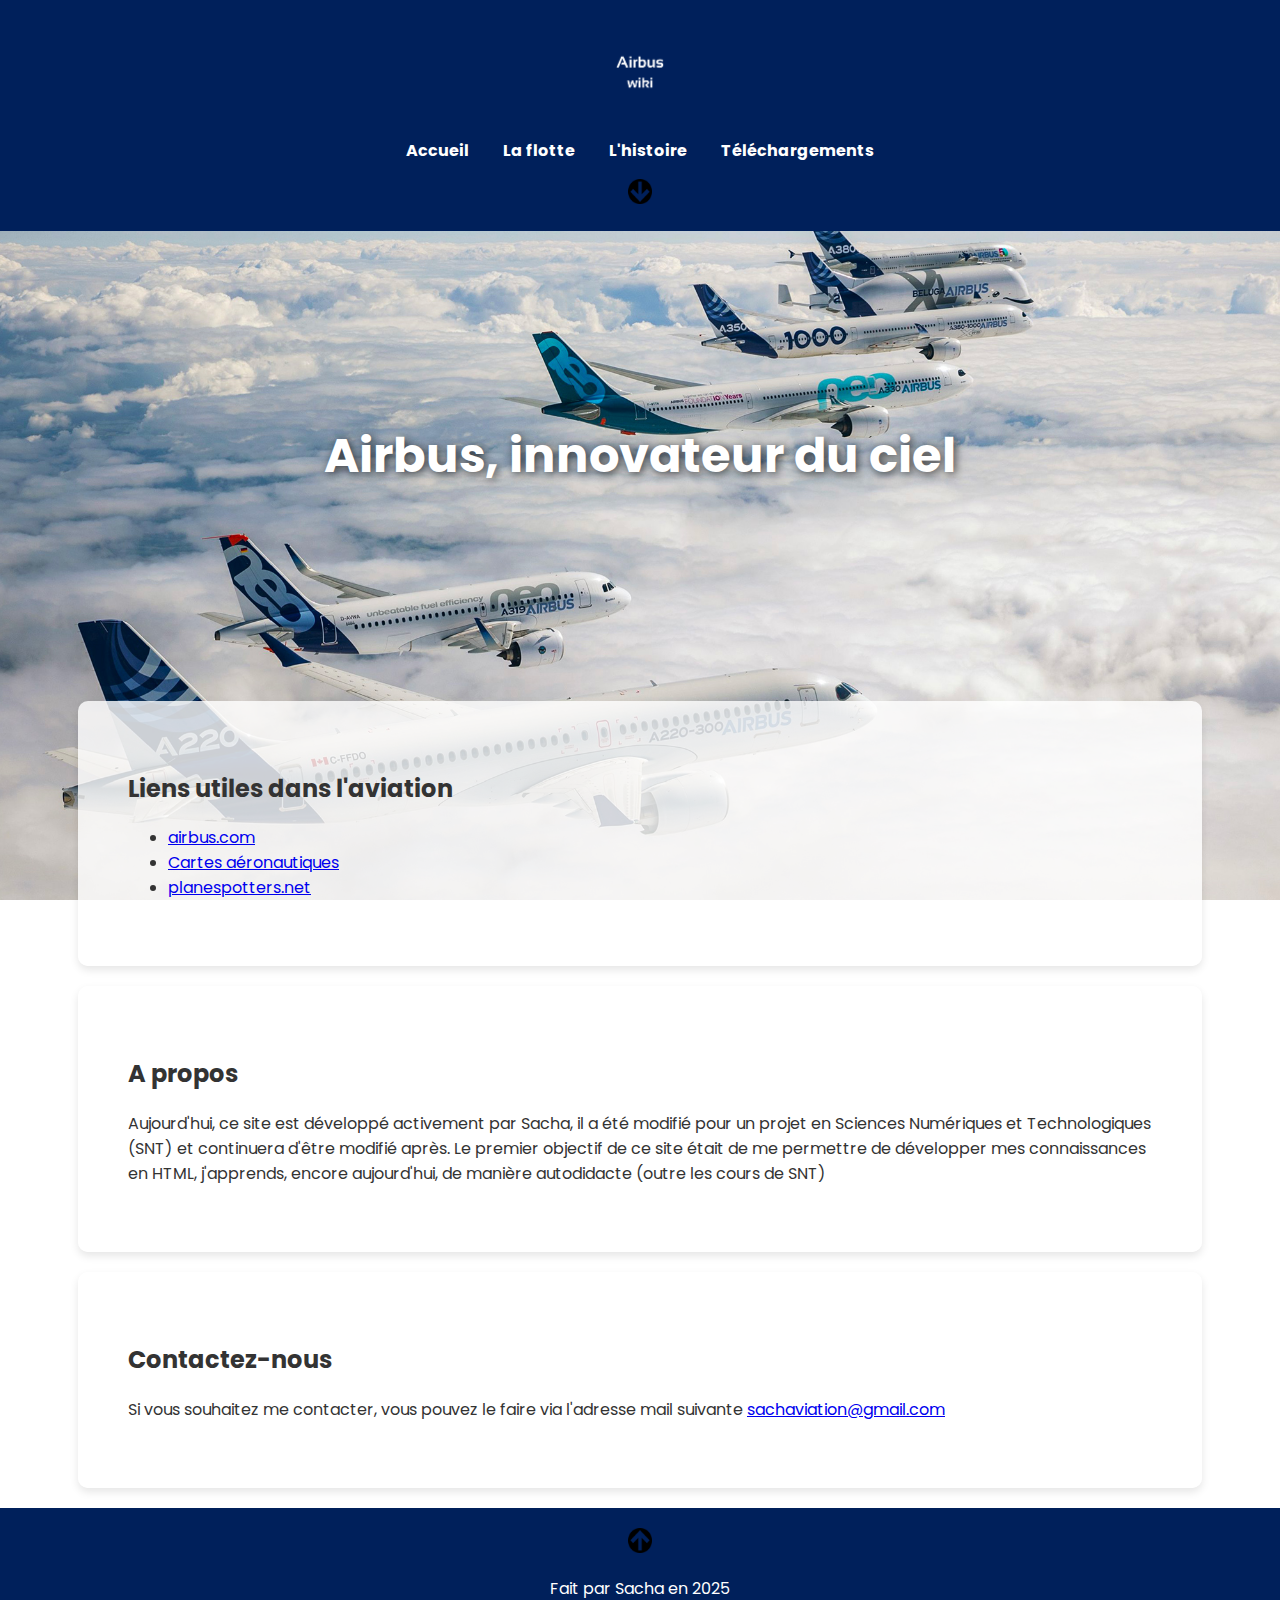
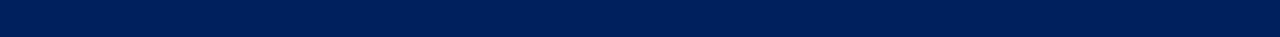
<file: index.html>
<!DOCTYPE html>
<html lang="fr">
<head>
<meta charset="UTF-8">
<meta name="viewport" content="width=device-width, initial-scale=1.0">
<title>Airbus Wiki - Accueil</title>
<link class="logo" rel="icon" type="image/png" href="images/logo airbus wiki.png" alt=Logo Airbus-Wiki>
<link rel="stylesheet" href="style.css">
<link href="https://fonts.googleapis.com/css2?family=Poppins:wght@300;400;700&display=swap" rel="stylesheet">
</head>
<body>
<div id=haut>
<header>
<h1><img src="images/logo airbus wiki.png" height=5% width=5%></h1>
<nav>
<ul>
<li><a href="index.html">Accueil</a></li>
<li><a href="les_differents_airbus.html">La flotte</a></li>
<li><a href="l'histoire_d'airbus.html">L'histoire</a></li>
<li><a href="telechargements.html">Téléchargements</a></li>
</ul>
<a href="#bas"><img src="images/icone_bas.png" height=2% width=2%></a>
</nav>
</header>
<section class="phrase_accroche">
<h2>Airbus, innovateur du ciel</h2>
</section>  
<section class="content-section">
<h2>Liens utiles dans l'aviation</h2>
<ul>
<li><a href=airbus.com>airbus.com</a></li>
<li><a href=https://www.geoportail.gouv.fr/carte?c=-3.09814453125,48.24662559071382&z=9&l0=GEOGRAPHICALGRIDSYSTEMS.MAPS.SCAN-OACI::GEOPORTAIL:OGC:WMTS(1)&permalink=yes>Cartes aéronautiques</a></li>
<li><a href=https://www.planespotters.net/>planespotters.net</a>
</ul>
</section>   
<section class="content-section">
<h2>A propos</h2>
<p>Aujourd'hui, ce site est développé activement par Sacha, il a été modifié pour un projet en Sciences Numériques et Technologiques (SNT) et continuera d'être modifié après. Le premier objectif de ce site était de me permettre de développer mes connaissances en HTML, j'apprends, encore aujourd'hui, de manière autodidacte (outre les cours de SNT)</p>
</section>
<section class="content-section">
<h2>Contactez-nous</h2>
<p>Si vous souhaitez me contacter, vous pouvez le faire via l'adresse mail suivante <a href=mailto:sachaviation@gmail.com>sachaviation@gmail.com</a></p>
</section> 
<div class=pied_de_page>
<a href="#haut"><img src="images/icone_haut.png" height=2% width=2%></a>
<p>Fait par Sacha en 2025</p>
</div>
<div id=bas>
</body>
</html>
</file>
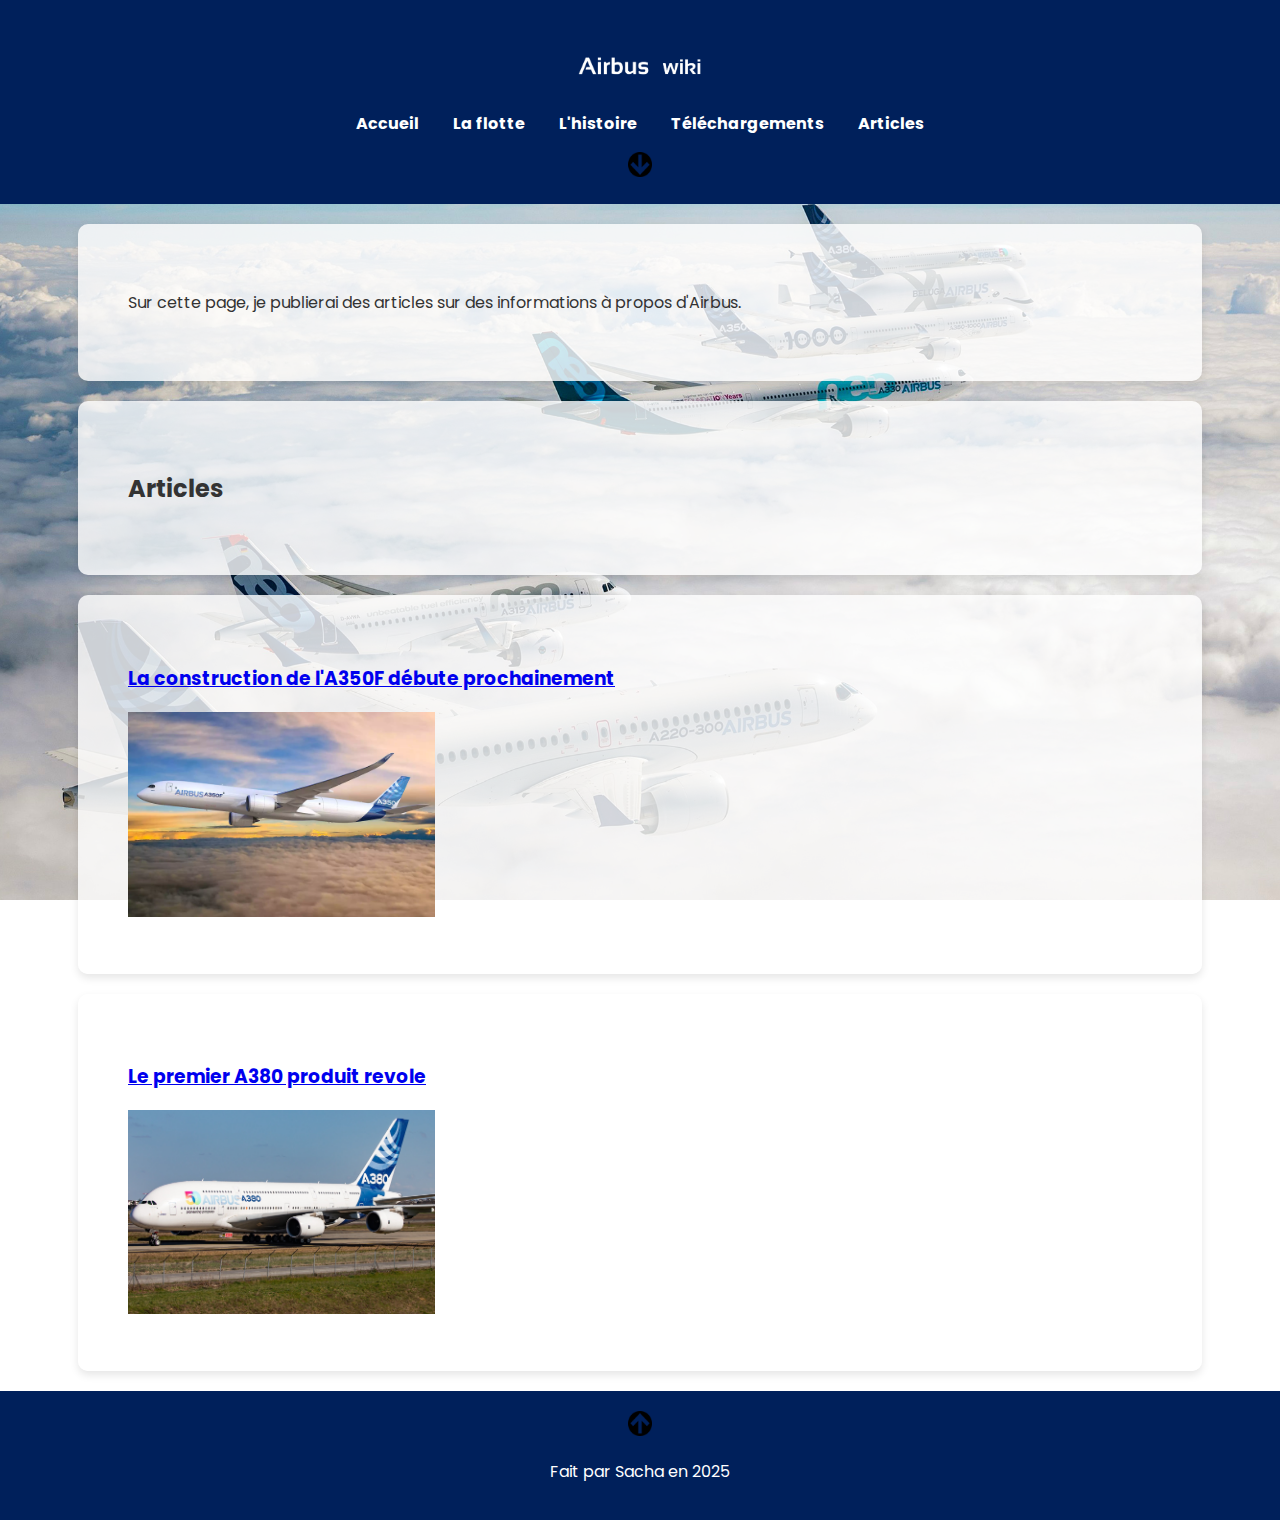
<file: articles.html>
<!DOCTYPE html>
<html lang="fr">
<head>
<meta charset="UTF-8">
<meta name="viewport" content="width=device-width, initial-scale=1.0">
<title>Airbus Wiki - Articles</title>
<link class="logo" rel="icon" type="image/png" href="images/logo_airbus_wiki_vertical.png" alt=Logo Airbus-Wiki>
<link rel="stylesheet" href="style.css">
<link href="https://fonts.googleapis.com/css2?family=Poppins:wght@300;400;700&display=swap" rel="stylesheet">
</head>
<body>
<div id=haut>
<header>
<h1><img src="images/logo_airbus_wiki.png" height=10% width=10%></h1>
<nav>
<ul>
<li><a href="index.html">Accueil</a></li>
<li><a href="les_differents_airbus.html">La flotte</a></li>
<li><a href="l'histoire_d'airbus.html">L'histoire</a></li>
<li><a href="telechargements.html">Téléchargements</a></li>
<li><a href="articles.html">Articles</a></li>
</ul>
<a href="#bas"><img src="images/icone_bas.png" height=2% width=2%></a>
</nav>
</header>
<section class="content-section">
<p>Sur cette page, je publierai des articles sur des informations à propos d'Airbus.</p>
</section>
<section class="content-section">
    <h2>Articles</h2>
</section>
<section class="content-section">
    <h3><a href="construction_a350f-debutee.html">La construction de l'A350F débute prochainement</h3>
    <img src="images/3d_a350f.webp" height="30%" width="30%"></a>
</section>
<section class="content-section">
    <h3><a href="premier_A380_revole.html">Le premier A380 produit revole</h3>
        <img src="images/F-WWOW.jpg" height=30% width=30%></a>
</section>
<div class=pied_de_page>
<a href="#haut"><img src="images/icone_haut.png" height=2% width=2%></a>
<p>Fait par Sacha en 2025</p>
</div>
<div id=bas>
</body>
</html>
</file>
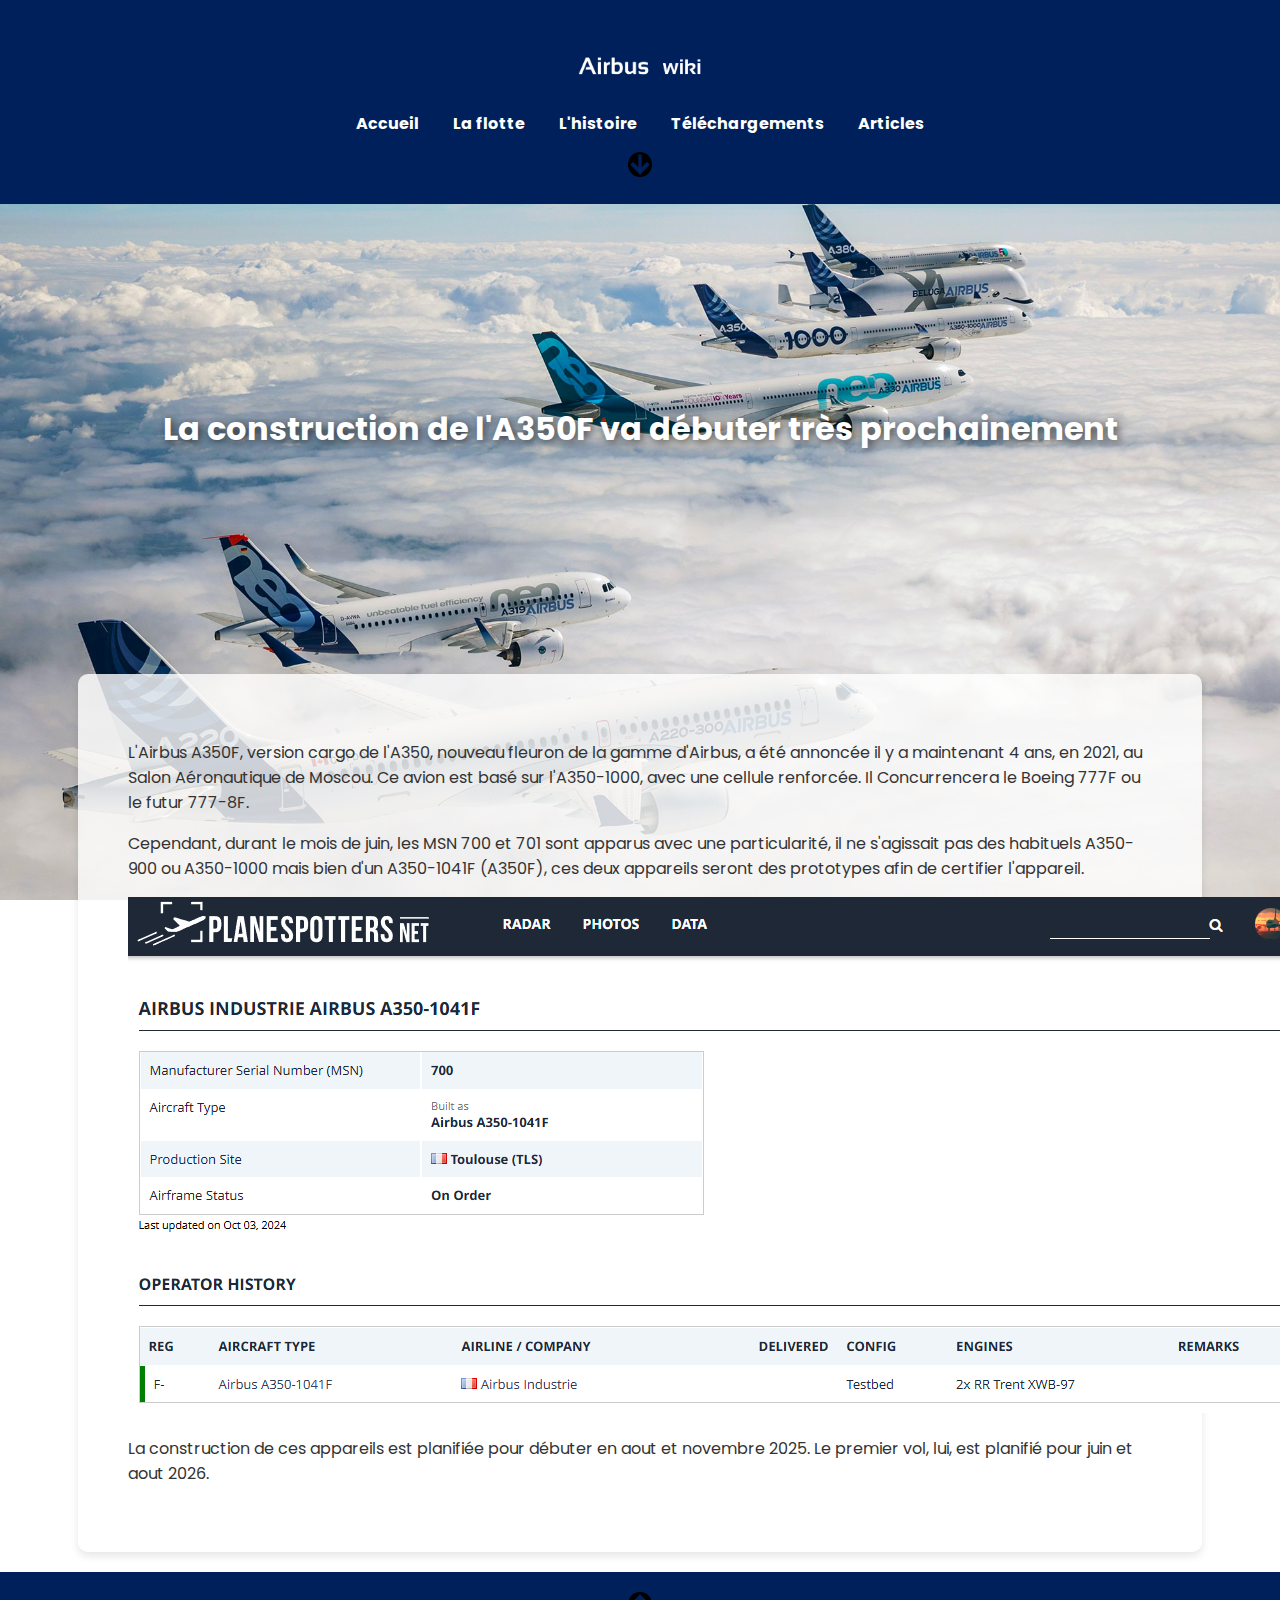
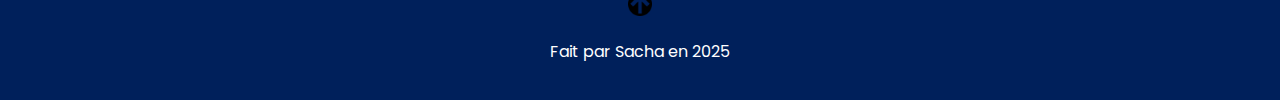
<file: construction_a350f-debutee.html>
<!DOCTYPE html>
<html lang="fr">
<head>
<meta charset="UTF-8">
<meta name="viewport" content="width=device-width, initial-scale=1.0">
<title>Airbus Wiki - La construction de l'A350F a débuté</title>
<link class="logo" rel="icon" type="image/png" href="images/logo_airbus_wiki_vertical.png" alt=Logo Airbus-Wiki>
<link rel="stylesheet" href="style.css">
<link href="https://fonts.googleapis.com/css2?family=Poppins:wght@300;400;700&display=swap" rel="stylesheet">
</head>
<body>
<div id=haut>
<header>
<h1><img src="images/logo_airbus_wiki.png" height=10% width=10%></h1>
<nav>
<ul>
<li><a href="index.html">Accueil</a></li>
<li><a href="les_differents_airbus.html">La flotte</a></li>
<li><a href="l'histoire_d'airbus.html">L'histoire</a></li>
<li><a href="telechargements.html">Téléchargements</a></li>
<li><a href="articles.html">Articles</a></li>
</ul>
<a href="#bas"><img src="images/icone_bas.png" height=2% width=2%></a>
</nav>
</header>
<section class="phrase_accroche">
    <p>La construction de l'A350F va débuter très prochainement</p>
</section>
<section class="content-section">
    <p>L'Airbus A350F, version cargo de l'A350, nouveau fleuron de la gamme d'Airbus, a été annoncée il y a maintenant 4 ans, en 2021, au Salon Aéronautique de Moscou. Ce avion est basé sur l'A350-1000, avec une cellule renforcée. Il Concurrencera le Boeing 777F ou le futur 777-8F.</p>
    <p>Cependant, durant le mois de juin, les MSN 700 et 701 sont apparus avec une particularité, il ne s'agissait pas des habituels A350-900 ou A350-1000 mais bien d'un A350-1041F (A350F), ces deux appareils seront des prototypes afin de certifier l'appareil.</p>
    <img src="images/A350_msn700_planespotters.png">
    <p>La construction de ces appareils est planifiée pour débuter en aout et novembre 2025. Le premier vol, lui, est planifié pour juin et aout 2026.</p>
</section>
<div class=pied_de_page>
<a href="#haut"><img src="images/icone_haut.png" height=2% width=2%></a>
<p>Fait par Sacha en 2025</p>
</div>
<div id=bas>
</body>
</html>
</file>
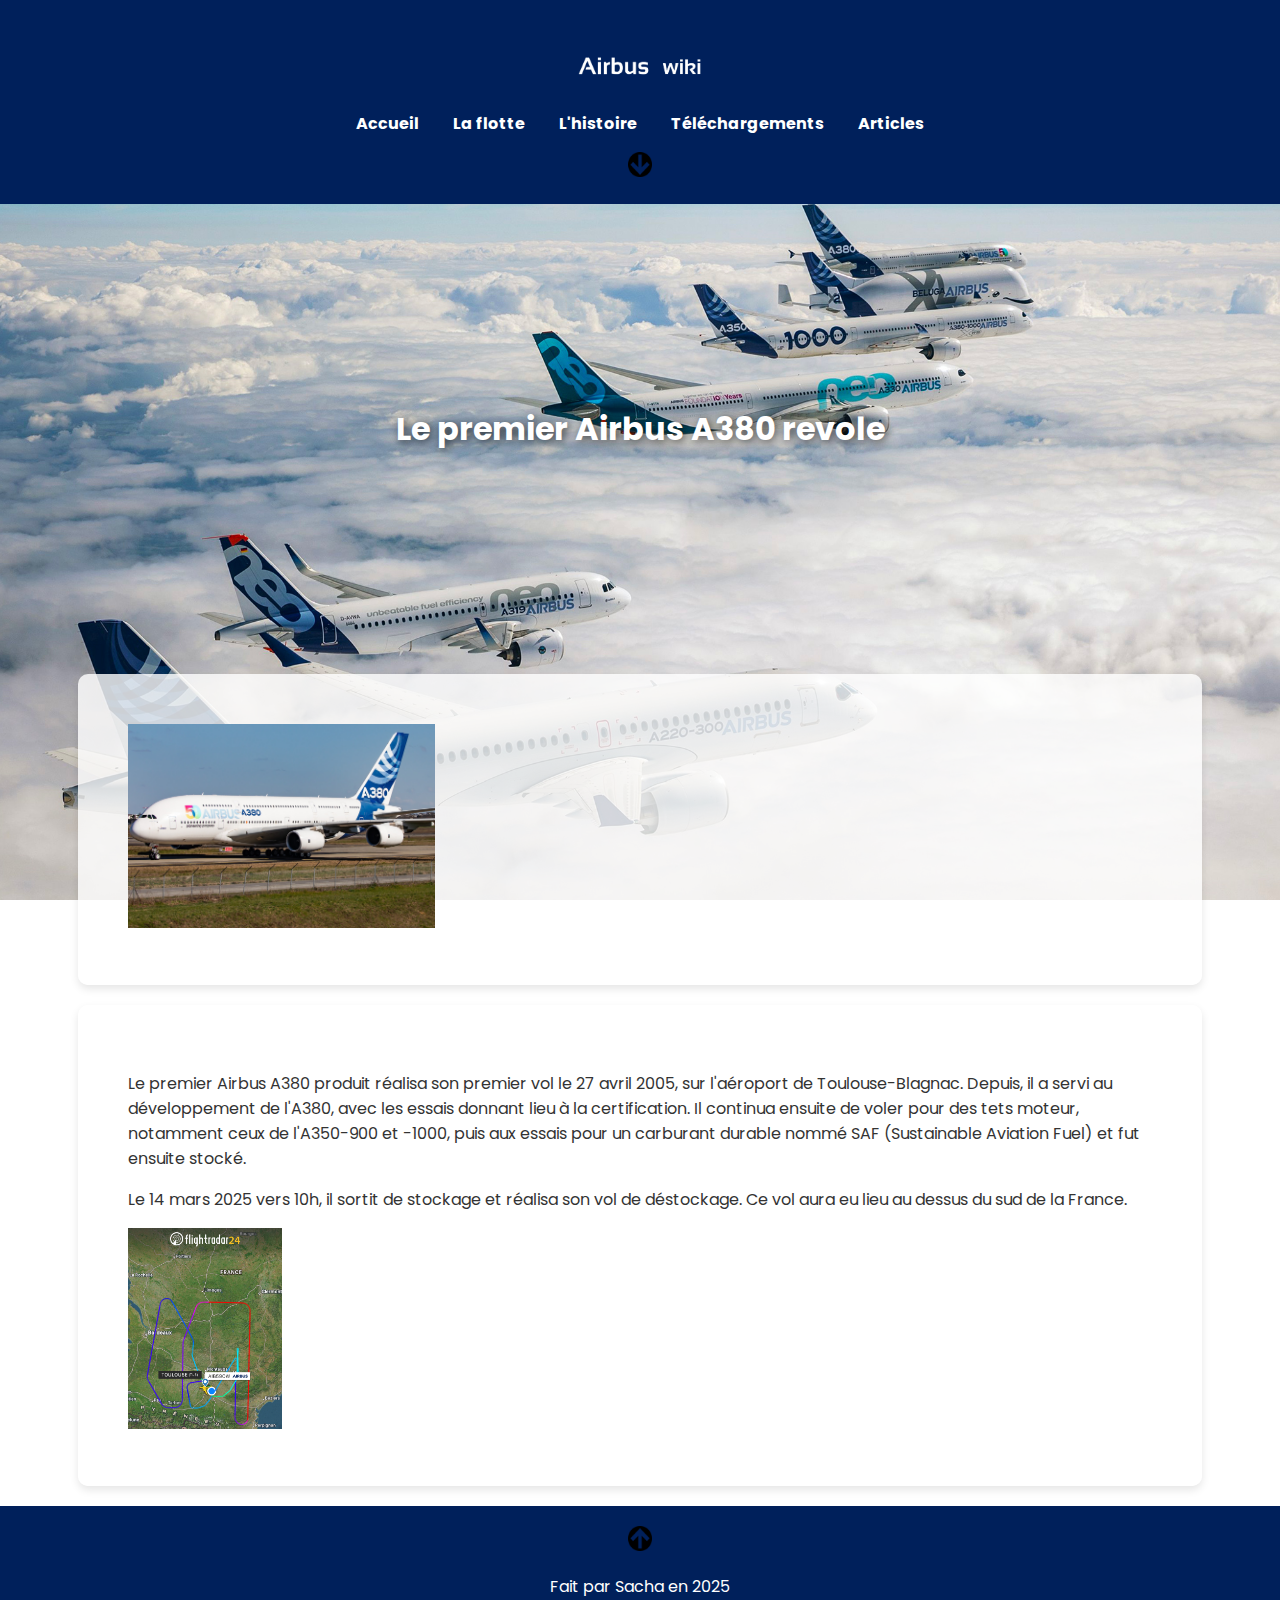
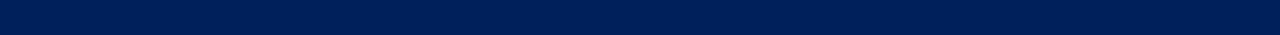
<file: premier_A380_revole.html>
<!DOCTYPE html>
<html lang="fr">
<head>
<meta charset="UTF-8">
<meta name="viewport" content="width=device-width, initial-scale=1.0">
<title>Airbus Wiki - Le premier A380 revole</title>
<link class="logo" rel="icon" type="image/png" href="images/logo_airbus_wiki_vertical.png" alt=Logo Airbus-Wiki>
<link rel="stylesheet" href="style.css">
<link href="https://fonts.googleapis.com/css2?family=Poppins:wght@300;400;700&display=swap" rel="stylesheet">
</head>
<body>
<div id=haut>
<header>
<h1><img src="images/logo_airbus_wiki.png" height=10% width=10%></h1>
<nav>
<ul>
<li><a href="index.html">Accueil</a></li>
<li><a href="les_differents_airbus.html">La flotte</a></li>
<li><a href="l'histoire_d'airbus.html">L'histoire</a></li>
<li><a href="telechargements.html">Téléchargements</a></li>
<li><a href="articles.html">Articles</a></li>
</ul>
<a href="#bas"><img src="images/icone_bas.png" height=2% width=2%></a>
</nav>
</header>
<section class="phrase_accroche">
    <p>Le premier Airbus A380 revole</p>
</section>
<section class="content-section">
    <img src="images/F-WWOW.jpg" height="30%" width="30%">
</section>
<section class="content-section">
    <p>Le premier Airbus A380 produit réalisa son premier vol le 27 avril 2005, sur l'aéroport de Toulouse-Blagnac. Depuis, il a servi au développement de l'A380, avec les essais donnant lieu à la certification. Il continua ensuite de voler pour des tets moteur, notamment ceux de l'A350-900 et -1000, puis aux essais pour un carburant durable nommé SAF (Sustainable Aviation Fuel) et fut ensuite stocké.</p>
    <p>Le 14 mars 2025 vers 10h, il sortit de stockage et réalisa son vol de déstockage. Ce vol aura eu lieu au dessus du sud de la France.</p>
    <img src="images/vol_F-WWOW.PNG" height="15%" width="15%">
</section>
<div class=pied_de_page>
<a href="#haut"><img src="images/icone_haut.png" height=2% width=2%></a>
<p>Fait par Sacha en 2025</p>
</div>
<div id=bas>
</body>
</html>
</file>
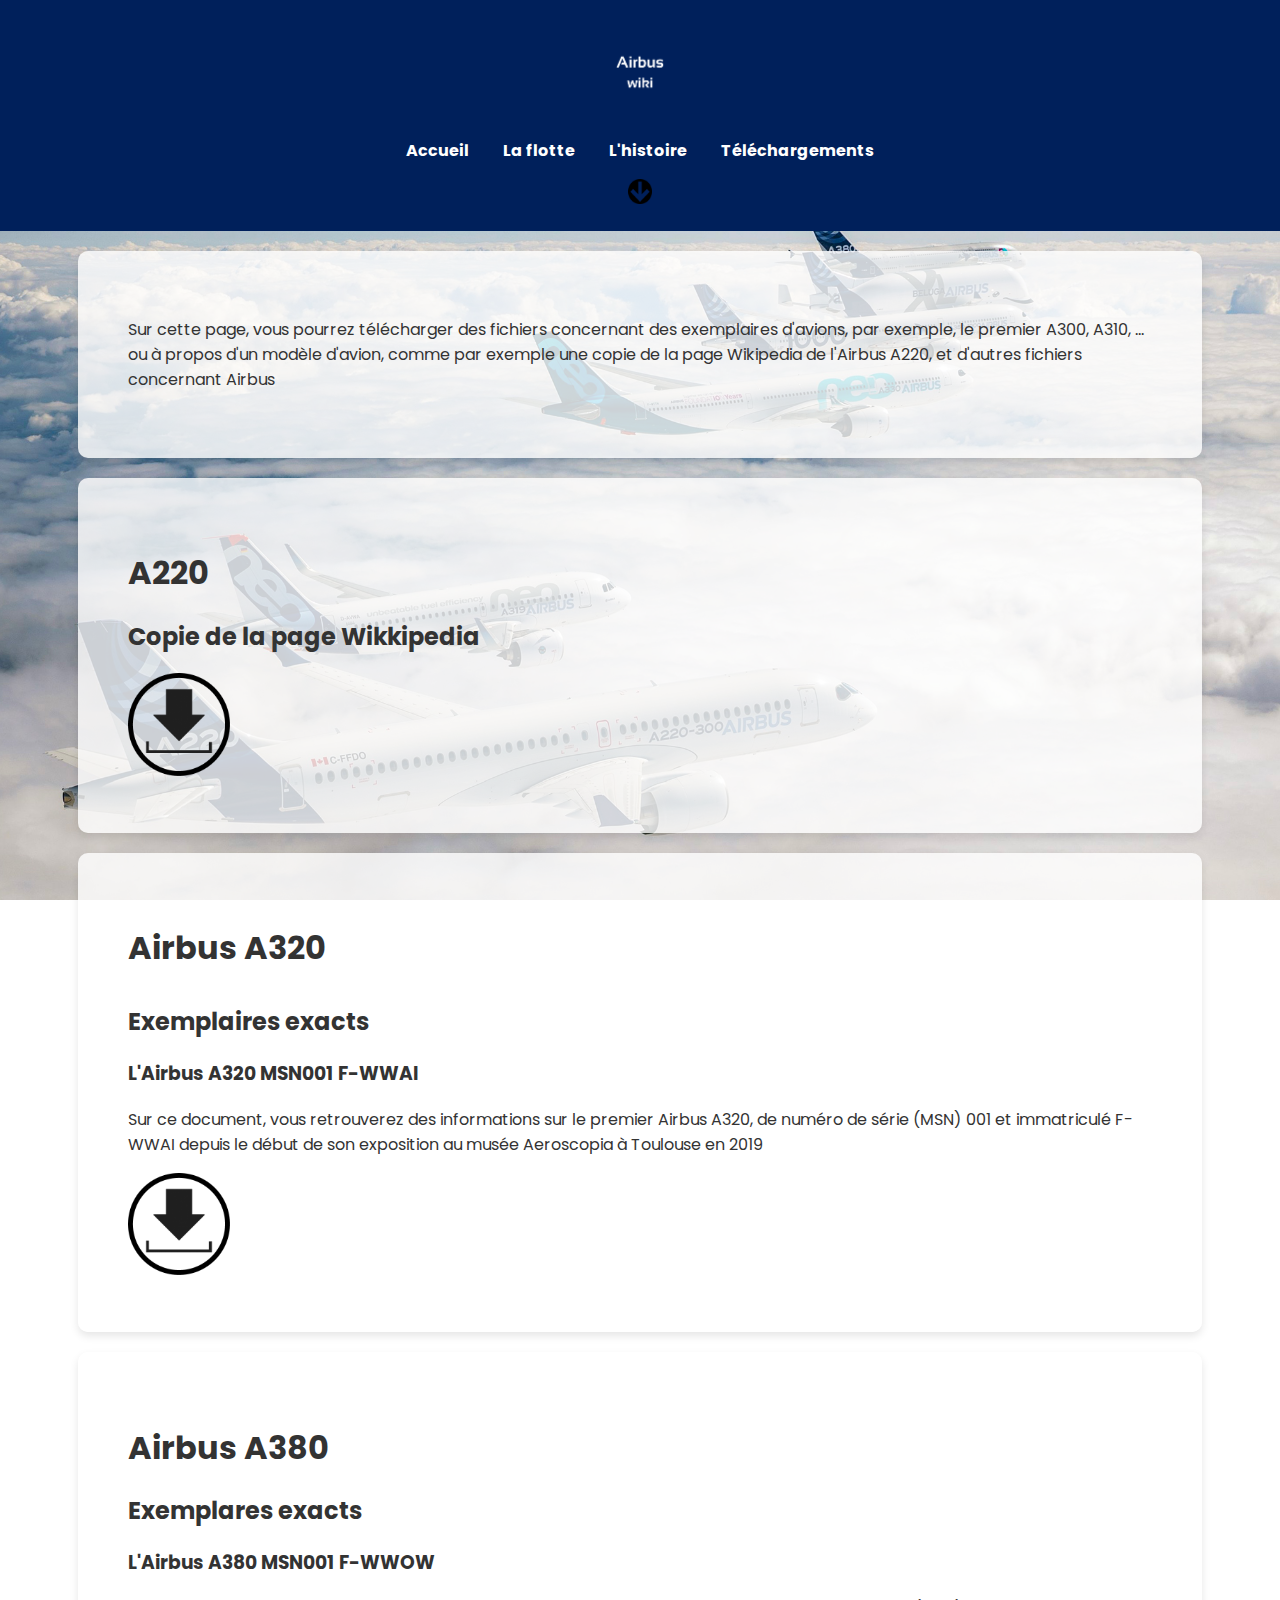
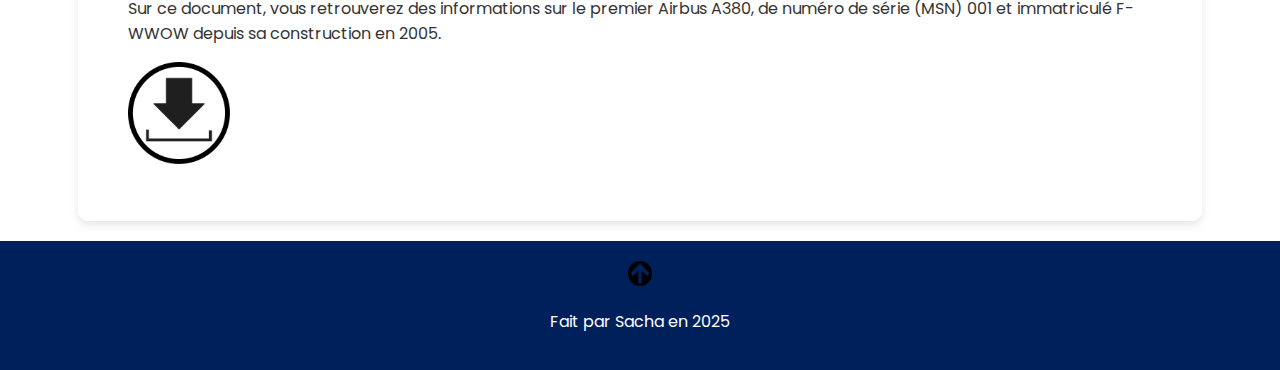
<file: telechargements.html>
<!DOCTYPE html>
<html lang="fr">
<head>
<meta charset="UTF-8">
<meta name="viewport" content="width=device-width, initial-scale=1.0">
<title>Airbus wiki - Téléchargements</title>
<link class="logo" rel="icon" type="image/png" href="images/logo airbus wiki.png" alt=Logo Airbus-Wiki>
<link rel="stylesheet" href="style.css">
<link href="https://fonts.googleapis.com/css2?family=Poppins:wght@300;400;700&display=swap" rel="stylesheet">
</head>
<body>
<div id=haut>
<header>
<h1><img src="images/logo airbus wiki.png" height=5% width=5%></h1>
<nav>
<ul>
<li><a href="index.html">Accueil</a></li>
<li><a href="les_differents_airbus.html">La flotte</a></li>
<li><a href="l'histoire_d'airbus.html">L'histoire</a></li>
<li><a href="telechargements.html">Téléchargements</a></li>
</ul>
<a href="#bas"><img src="images/icone_bas.png" height=2% width=2%></a>
</nav>
</header>  
<section class="content-section">
<p>Sur cette page, vous pourrez télécharger des fichiers concernant des exemplaires d'avions, par exemple, le premier A300, A310, ... ou à propos d'un modèle d'avion, comme par exemple une copie de la page Wikipedia de l'Airbus A220, et d'autres fichiers concernant Airbus<p/>
</section>
<section class="content-section">
	<h1>A220</h1>
	<h2>Copie de la page Wikkipedia</h2>
	<a href=téléchargements/L'A220.pdf download><img src="images/logo téléchargement.png" height=10% width=10%></a>
</section>
<section class="content-section">
	<h1>Airbus A320</p>
	<h2>Exemplaires exacts</h2>
	<h3>L'Airbus A320 MSN001 F-WWAI</h3>
	<p>Sur ce document, vous retrouverez des informations sur le premier Airbus A320, de numéro de série (MSN) 001 et immatriculé F-WWAI depuis le début de son exposition au musée Aeroscopia à Toulouse en 2019</p>
	<a href="téléchargements/A320 001 F-WWAI.pdf" download><img src="images/logo téléchargement.png" height=10% width=10%></a>
</section>
<section class="content-section">
	<h1>Airbus A380</h1>
	<h2>Exemplares exacts</h2>
	<h3>L'Airbus A380 MSN001 F-WWOW</h3>
	<p>Sur ce document, vous retrouverez des informations sur le premier Airbus A380, de numéro de série (MSN) 001 et immatriculé F-WWOW depuis sa construction en 2005.</p>
	<a href="téléchargements/A380 001 F-WWOW.pdf" download><img src="images/logo téléchargement.png" height=10% width=10%></a>
</section> 
<div class=pied_de_page>
<a href="#haut"><img src="images/icone_haut.png" height=2% width=2%></a>
<p>Fait par Sacha en 2025</p>
</div>
<div id=bas>
</body>
</html>
</file>
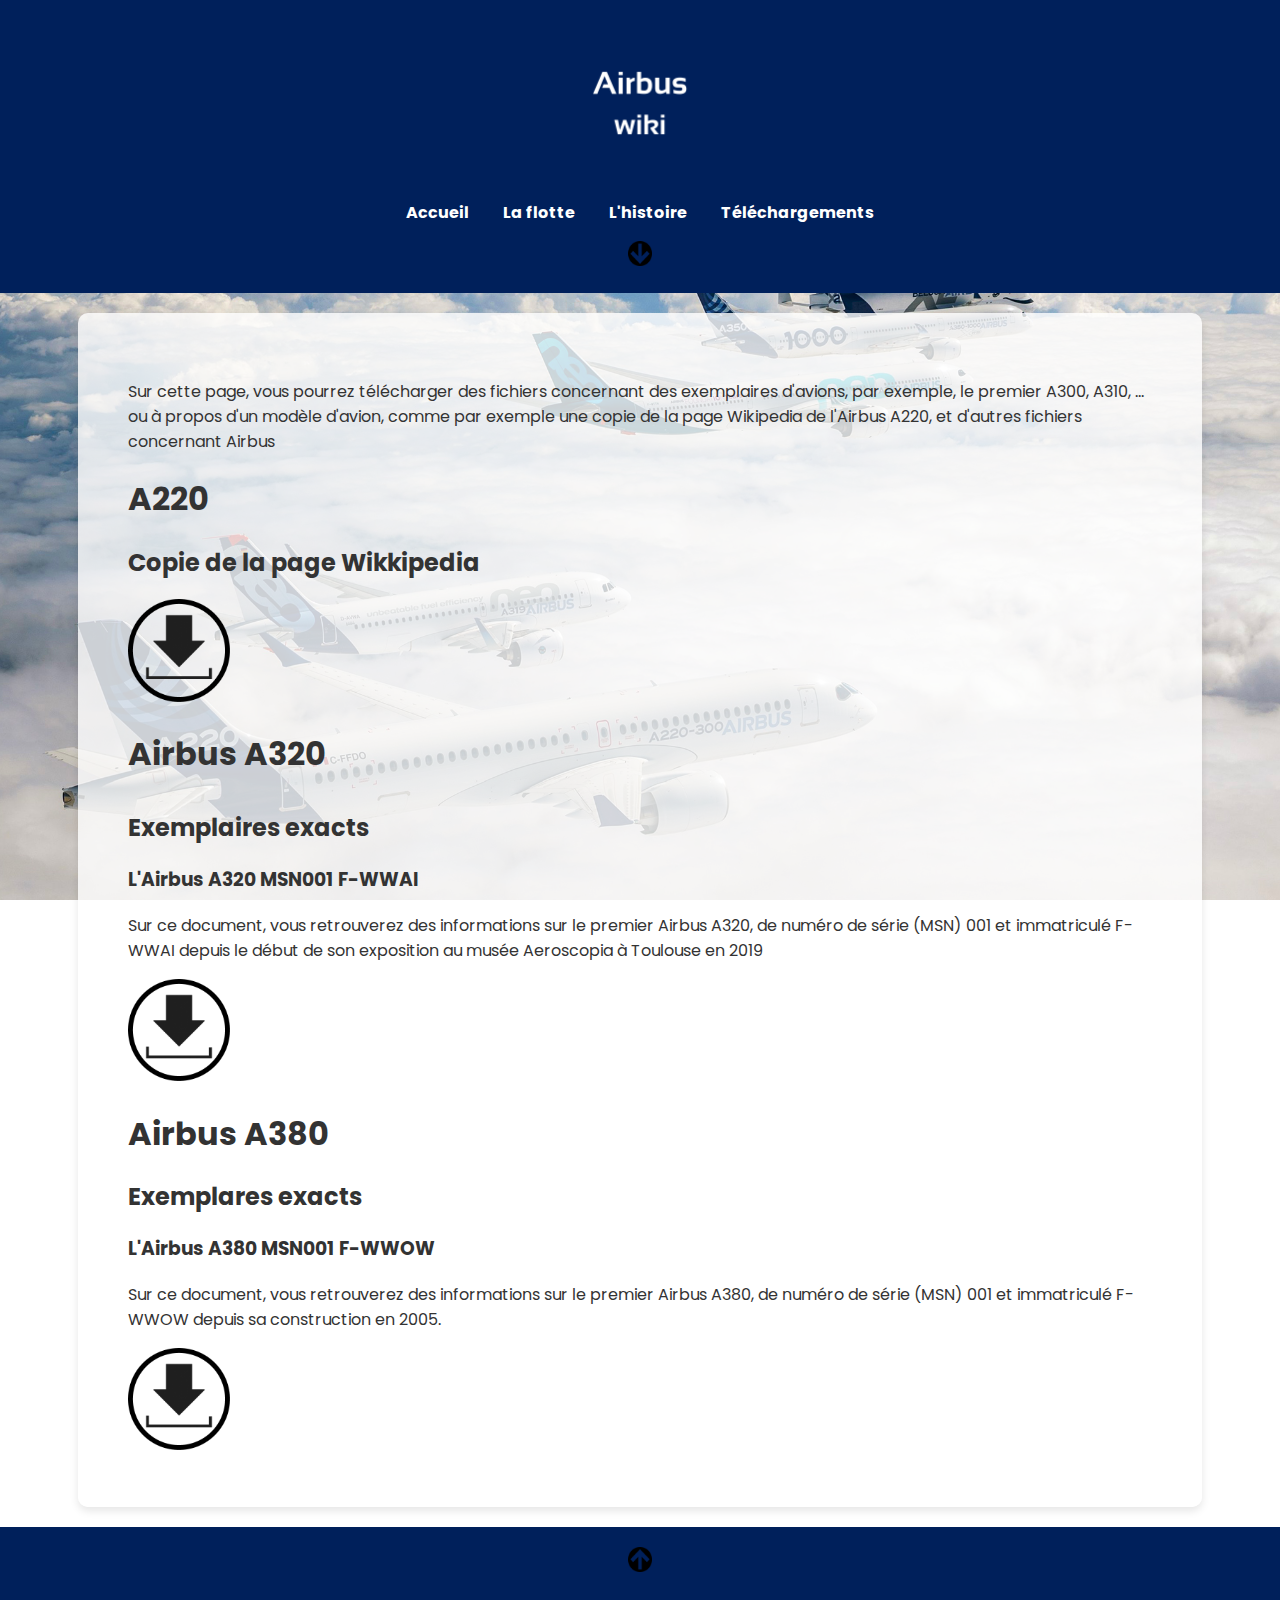
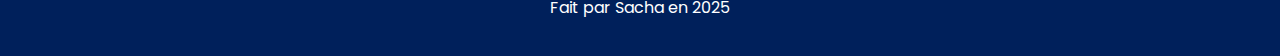
<file: téléchargements.html>
<!DOCTYPE html>
<html lang="fr">
<head>
<meta charset="UTF-8">
<meta name="viewport" content="width=device-width, initial-scale=1.0">
<title>Airbus wiki - Téléchargements</title>
<link rel="stylesheet" href="style.css">
<link href="https://fonts.googleapis.com/css2?family=Poppins:wght@300;400;700&display=swap" rel="stylesheet">
</head>
<body>
<div id=haut>
<header>
<h1><img src="images/logo airbus wiki.png" height=10% width=10%></h1>
<nav>
<ul>
<li><a href="index.html">Accueil</a></li>
<li><a href="les_difFerents_airbus.html">La flotte</a></li>
<li><a href="l'histoire_d'airbus.html">L'histoire</a></li>
<li><a href="telechargements.html">Téléchargements</a></li>
</ul>
<a href="#bas"><img src="images/icone_bas.png" height=2% width=2%></a>
</nav>
</header>  
<section class="content-section">
<p>Sur cette page, vous pourrez télécharger des fichiers concernant des exemplaires d'avions, par exemple, le premier A300, A310, ... ou à propos d'un modèle d'avion, comme par exemple une copie de la page Wikipedia de l'Airbus A220, et d'autres fichiers concernant Airbus<p/>
	<h1>A220</h1>
	<h2>Copie de la page Wikkipedia</h2>
	<a href=téléchargements/L'A220.pdf download><img src="images/logo téléchargement.png" height=10% width=10%></a>
	<h1>Airbus A320</p>
	<h2>Exemplaires exacts</h2>
	<h3>L'Airbus A320 MSN001 F-WWAI</h3>
	<p>Sur ce document, vous retrouverez des informations sur le premier Airbus A320, de numéro de série (MSN) 001 et immatriculé F-WWAI depuis le début de son exposition au musée Aeroscopia à Toulouse en 2019</p>
	<a href="téléchargements/A320 001 F-WWAI.pdf" download><img src="images/logo téléchargement.png" height=10% width=10%></a>
	<h1>Airbus A380</h1>
	<h2>Exemplares exacts</h2>
	<h3>L'Airbus A380 MSN001 F-WWOW</h3>
	<p>Sur ce document, vous retrouverez des informations sur le premier Airbus A380, de numéro de série (MSN) 001 et immatriculé F-WWOW depuis sa construction en 2005.</p>
	<a href="téléchargements/A380 001 F-WWOW.pdf" download><img src="images/logo téléchargement.png" height=10% width=10%></a>
</section> 
<div class=pied_de_page>
<a href="#haut"><img src="images/icone_haut.png" height=2% width=2%></a>
<p>Fait par Sacha en 2025</p>
</div>
<div id=bas>
</body>
</html>
</file>
<file: style.css>
body 
{
    font-family: 'Poppins', sans-serif;
    margin: 0;
    padding: 0;
    background: url("images/vol_formation_50.jpg") center/cover no-repeat fixed;
    color: #333;
}

header 
{
    background: #00205B;
    color: white;
    padding: 20px;
    text-align: center;
}

nav ul
{
    list-style: none;
    padding: 0;
}

nav ul li
{
    display: inline;
    margin: 0 15px;
}

nav ul li a
{
    color: white;
    text-decoration: none;
    font-weight: bold;
}

.phrase_accroche
{
    background: url('https://source.unsplash.com/1600x900/?airplane') center/cover;
    height: 50vh;
    display: flex;
    align-items: center;
    justify-content: center;
    color: white;
    text-shadow: 2px 2px 10px rgba(0, 0, 0, 0.7);
    font-size: 2em;
    font-weight: bold;
}
.content-section
{
    padding: 50px;
    background: rgba(255, 255, 255, 0.8);
    margin: 20px auto;
    width: 80%;
    box-shadow: 0 4px 8px rgba(0, 0, 0, 0.1);
    border-radius: 10px;
}
.pied_de_page
{
    text-align: center;
    padding: 20px;
    background: #00205B;
    color: white;
}
</file>
